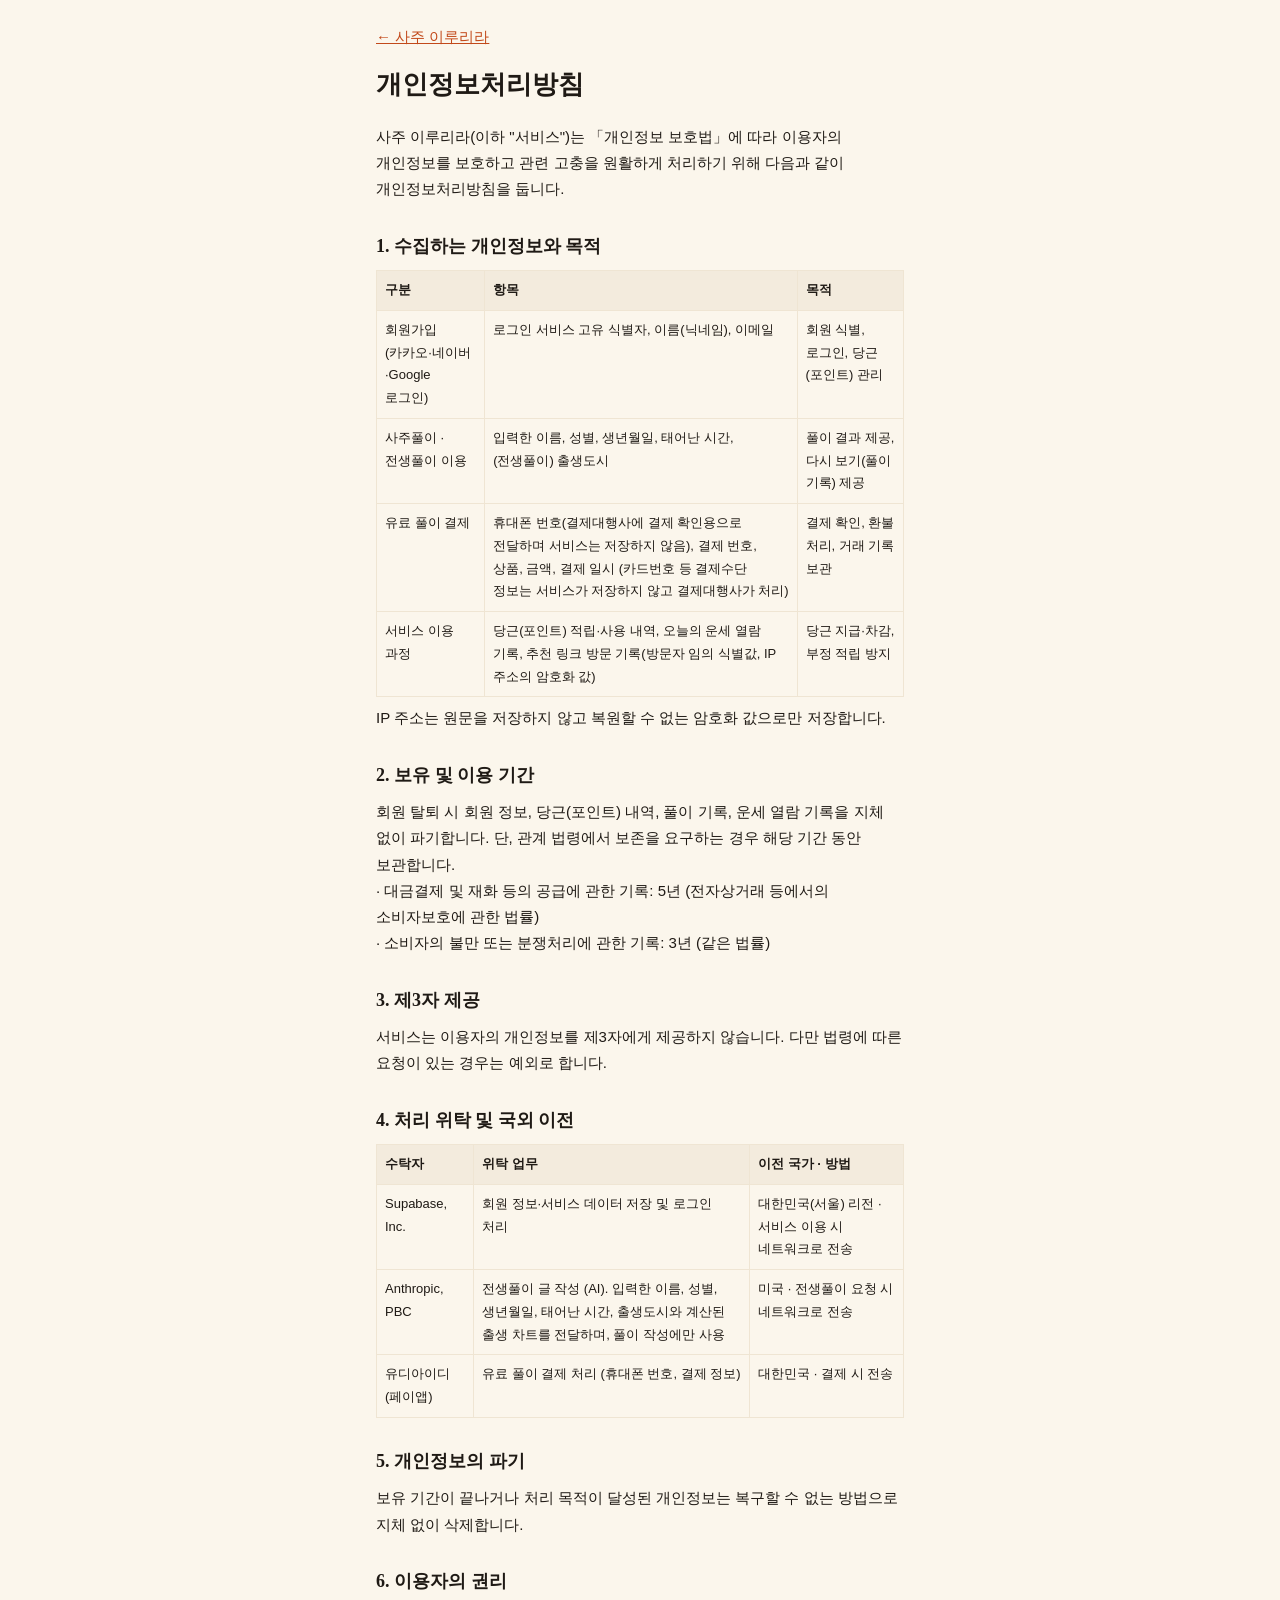
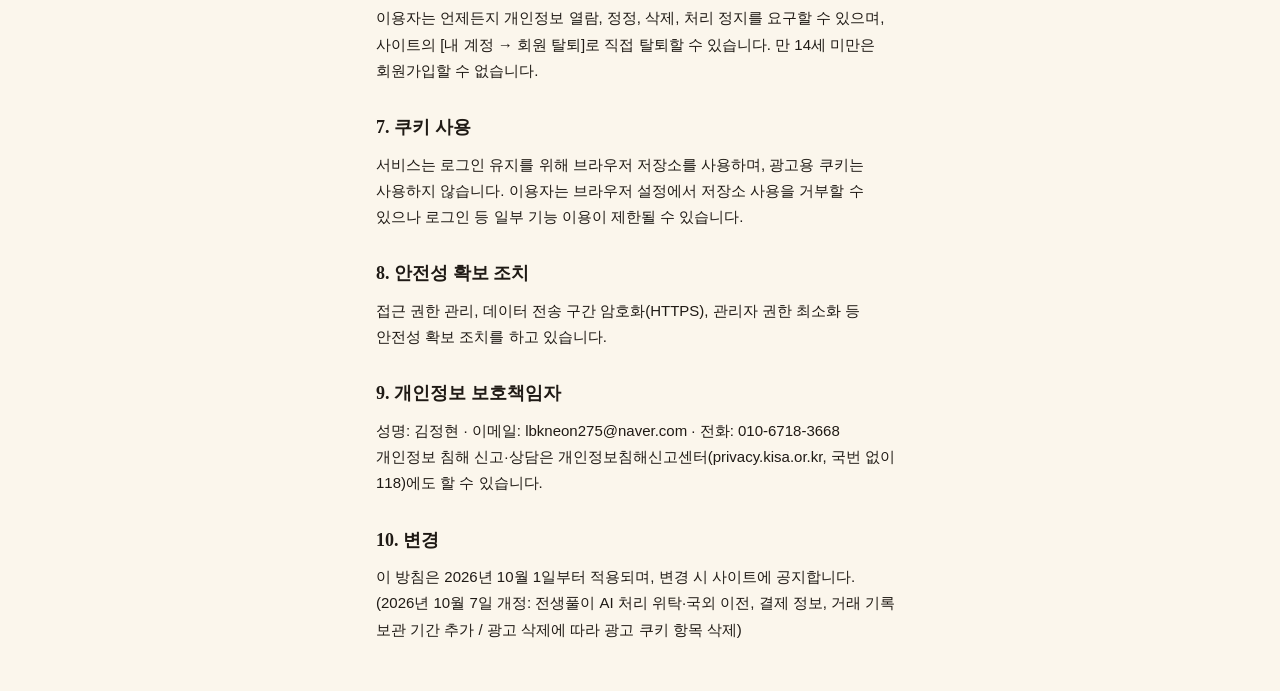
<file: privacy.html>
<!DOCTYPE html>
<html lang="ko">
<head>
  <meta charset="UTF-8">
  <meta name="viewport" content="width=device-width, initial-scale=1.0">
  <title>개인정보처리방침 - 사주 이루리라</title>
  <link rel="stylesheet" href="index.css?v=20261014">
</head>
<body>
  <main class="page doc">
    <p><a href="./">← 사주 이루리라</a></p>
    <h1>개인정보처리방침</h1>
    <p>사주 이루리라(이하 "서비스")는 「개인정보 보호법」에 따라 이용자의 개인정보를 보호하고 관련 고충을 원활하게 처리하기 위해 다음과 같이 개인정보처리방침을 둡니다.</p>

    <h2>1. 수집하는 개인정보와 목적</h2>
    <table>
      <tr><th>구분</th><th>항목</th><th>목적</th></tr>
      <tr><td>회원가입 (카카오·네이버·Google 로그인)</td><td>로그인 서비스 고유 식별자, 이름(닉네임), 이메일</td><td>회원 식별, 로그인, 당근(포인트) 관리</td></tr>
      <tr><td>사주풀이 · 전생풀이 이용</td><td>입력한 이름, 성별, 생년월일, 태어난 시간, (전생풀이) 출생도시</td><td>풀이 결과 제공, 다시 보기(풀이 기록) 제공</td></tr>
      <tr><td>유료 풀이 결제</td><td>휴대폰 번호(결제대행사에 결제 확인용으로 전달하며 서비스는 저장하지 않음), 결제 번호, 상품, 금액, 결제 일시 (카드번호 등 결제수단 정보는 서비스가 저장하지 않고 결제대행사가 처리)</td><td>결제 확인, 환불 처리, 거래 기록 보관</td></tr>
      <tr><td>서비스 이용 과정</td><td>당근(포인트) 적립·사용 내역, 오늘의 운세 열람 기록, 추천 링크 방문 기록(방문자 임의 식별값, IP 주소의 암호화 값)</td><td>당근 지급·차감, 부정 적립 방지</td></tr>
    </table>
    <p>IP 주소는 원문을 저장하지 않고 복원할 수 없는 암호화 값으로만 저장합니다.</p>

    <h2>2. 보유 및 이용 기간</h2>
    <p>회원 탈퇴 시 회원 정보, 당근(포인트) 내역, 풀이 기록, 운세 열람 기록을 지체 없이 파기합니다. 단, 관계 법령에서 보존을 요구하는 경우 해당 기간 동안 보관합니다.</p>
    <p>· 대금결제 및 재화 등의 공급에 관한 기록: 5년 (전자상거래 등에서의 소비자보호에 관한 법률)<br>
    · 소비자의 불만 또는 분쟁처리에 관한 기록: 3년 (같은 법률)</p>

    <h2>3. 제3자 제공</h2>
    <p>서비스는 이용자의 개인정보를 제3자에게 제공하지 않습니다. 다만 법령에 따른 요청이 있는 경우는 예외로 합니다.</p>

    <h2>4. 처리 위탁 및 국외 이전</h2>
    <table>
      <tr><th>수탁자</th><th>위탁 업무</th><th>이전 국가 · 방법</th></tr>
      <tr><td>Supabase, Inc.</td><td>회원 정보·서비스 데이터 저장 및 로그인 처리</td><td>대한민국(서울) 리전 · 서비스 이용 시 네트워크로 전송</td></tr>
      <tr><td>Anthropic, PBC</td><td>전생풀이 글 작성 (AI). 입력한 이름, 성별, 생년월일, 태어난 시간, 출생도시와 계산된 출생 차트를 전달하며, 풀이 작성에만 사용</td><td>미국 · 전생풀이 요청 시 네트워크로 전송</td></tr>
      <tr><td>유디아이디 (페이앱)</td><td>유료 풀이 결제 처리 (휴대폰 번호, 결제 정보)</td><td>대한민국 · 결제 시 전송</td></tr>
    </table>

    <h2>5. 개인정보의 파기</h2>
    <p>보유 기간이 끝나거나 처리 목적이 달성된 개인정보는 복구할 수 없는 방법으로 지체 없이 삭제합니다.</p>

    <h2>6. 이용자의 권리</h2>
    <p>이용자는 언제든지 개인정보 열람, 정정, 삭제, 처리 정지를 요구할 수 있으며, 사이트의 [내 계정 → 회원 탈퇴]로 직접 탈퇴할 수 있습니다. 만 14세 미만은 회원가입할 수 없습니다.</p>

    <h2>7. 쿠키 사용</h2>
    <p>서비스는 로그인 유지를 위해 브라우저 저장소를 사용하며, 광고용 쿠키는 사용하지 않습니다. 이용자는 브라우저 설정에서 저장소 사용을 거부할 수 있으나 로그인 등 일부 기능 이용이 제한될 수 있습니다.</p>

    <h2>8. 안전성 확보 조치</h2>
    <p>접근 권한 관리, 데이터 전송 구간 암호화(HTTPS), 관리자 권한 최소화 등 안전성 확보 조치를 하고 있습니다.</p>

    <h2>9. 개인정보 보호책임자</h2>
    <p>성명: 김정현 · 이메일: lbkneon275@naver.com · 전화: 010-6718-3668</p>
    <p>개인정보 침해 신고·상담은 개인정보침해신고센터(privacy.kisa.or.kr, 국번 없이 118)에도 할 수 있습니다.</p>

    <h2>10. 변경</h2>
    <p>이 방침은 2026년 10월 1일부터 적용되며, 변경 시 사이트에 공지합니다. (2026년 10월 7일 개정: 전생풀이 AI 처리 위탁·국외 이전, 결제 정보, 거래 기록 보관 기간 추가 / 광고 삭제에 따라 광고 쿠키 항목 삭제)</p>
  </main>
</body>
</html>
</file>
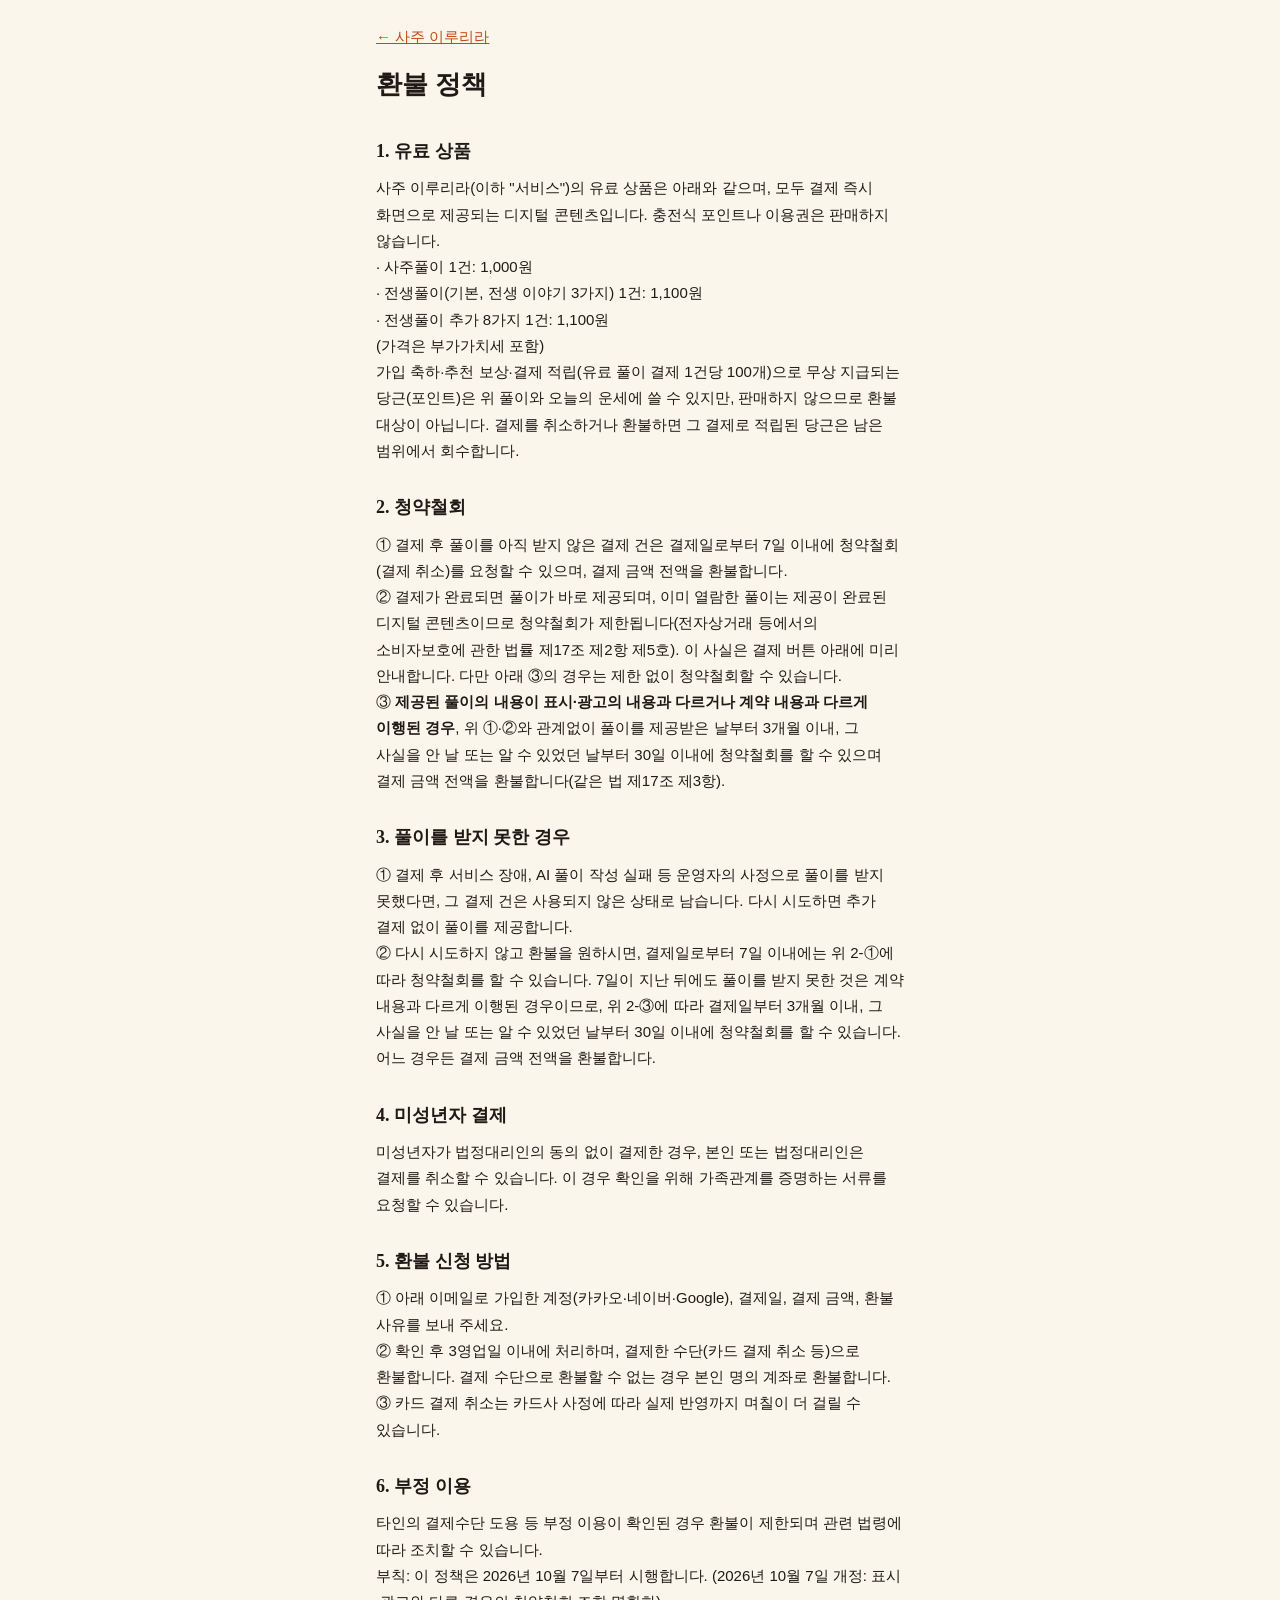
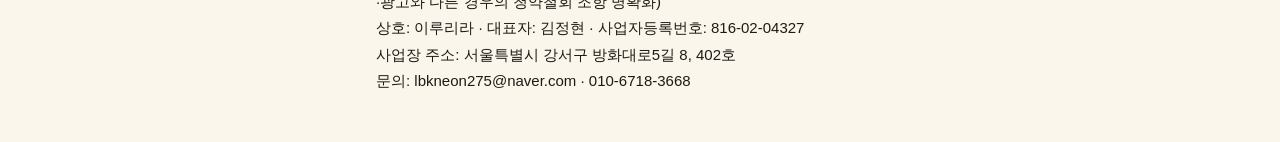
<file: refund.html>
<!DOCTYPE html>
<html lang="ko">
<head>
  <meta charset="UTF-8">
  <meta name="viewport" content="width=device-width, initial-scale=1.0">
  <title>환불 정책 - 사주 이루리라</title>
  <link rel="stylesheet" href="index.css?v=20261014">
</head>
<body>
  <main class="page doc">
    <p><a href="./">← 사주 이루리라</a></p>
    <h1>환불 정책</h1>

    <h2>1. 유료 상품</h2>
    <p>사주 이루리라(이하 "서비스")의 유료 상품은 아래와 같으며, 모두 결제 즉시 화면으로 제공되는 디지털 콘텐츠입니다. 충전식 포인트나 이용권은 판매하지 않습니다.</p>
    <p>· 사주풀이 1건: 1,000원<br>
    · 전생풀이(기본, 전생 이야기 3가지) 1건: 1,100원<br>
    · 전생풀이 추가 8가지 1건: 1,100원<br>
    (가격은 부가가치세 포함)</p>
    <p>가입 축하·추천 보상·결제 적립(유료 풀이 결제 1건당 100개)으로 무상 지급되는 당근(포인트)은 위 풀이와 오늘의 운세에 쓸 수 있지만, 판매하지 않으므로 환불 대상이 아닙니다. 결제를 취소하거나 환불하면 그 결제로 적립된 당근은 남은 범위에서 회수합니다.</p>

    <h2>2. 청약철회</h2>
    <p>① 결제 후 풀이를 아직 받지 않은 결제 건은 결제일로부터 7일 이내에 청약철회(결제 취소)를 요청할 수 있으며, 결제 금액 전액을 환불합니다.<br>
    ② 결제가 완료되면 풀이가 바로 제공되며, 이미 열람한 풀이는 제공이 완료된 디지털 콘텐츠이므로 청약철회가 제한됩니다(전자상거래 등에서의 소비자보호에 관한 법률 제17조 제2항 제5호). 이 사실은 결제 버튼 아래에 미리 안내합니다. 다만 아래 ③의 경우는 제한 없이 청약철회할 수 있습니다.<br>
    ③ <strong>제공된 풀이의 내용이 표시·광고의 내용과 다르거나 계약 내용과 다르게 이행된 경우</strong>, 위 ①·②와 관계없이 풀이를 제공받은 날부터 3개월 이내, 그 사실을 안 날 또는 알 수 있었던 날부터 30일 이내에 청약철회를 할 수 있으며 결제 금액 전액을 환불합니다(같은 법 제17조 제3항).</p>

    <h2>3. 풀이를 받지 못한 경우</h2>
    <p>① 결제 후 서비스 장애, AI 풀이 작성 실패 등 운영자의 사정으로 풀이를 받지 못했다면, 그 결제 건은 사용되지 않은 상태로 남습니다. 다시 시도하면 추가 결제 없이 풀이를 제공합니다.<br>
    ② 다시 시도하지 않고 환불을 원하시면, 결제일로부터 7일 이내에는 위 2-①에 따라 청약철회를 할 수 있습니다. 7일이 지난 뒤에도 풀이를 받지 못한 것은 계약 내용과 다르게 이행된 경우이므로, 위 2-③에 따라 결제일부터 3개월 이내, 그 사실을 안 날 또는 알 수 있었던 날부터 30일 이내에 청약철회를 할 수 있습니다. 어느 경우든 결제 금액 전액을 환불합니다.</p>

    <h2>4. 미성년자 결제</h2>
    <p>미성년자가 법정대리인의 동의 없이 결제한 경우, 본인 또는 법정대리인은 결제를 취소할 수 있습니다. 이 경우 확인을 위해 가족관계를 증명하는 서류를 요청할 수 있습니다.</p>

    <h2>5. 환불 신청 방법</h2>
    <p>① 아래 이메일로 가입한 계정(카카오·네이버·Google), 결제일, 결제 금액, 환불 사유를 보내 주세요.<br>
    ② 확인 후 3영업일 이내에 처리하며, 결제한 수단(카드 결제 취소 등)으로 환불합니다. 결제 수단으로 환불할 수 없는 경우 본인 명의 계좌로 환불합니다.<br>
    ③ 카드 결제 취소는 카드사 사정에 따라 실제 반영까지 며칠이 더 걸릴 수 있습니다.</p>

    <h2>6. 부정 이용</h2>
    <p>타인의 결제수단 도용 등 부정 이용이 확인된 경우 환불이 제한되며 관련 법령에 따라 조치할 수 있습니다.</p>

    <p>부칙: 이 정책은 2026년 10월 7일부터 시행합니다. (2026년 10월 7일 개정: 표시·광고와 다른 경우의 청약철회 조항 명확화)</p>
    <p>상호: 이루리라 · 대표자: 김정현 · 사업자등록번호: 816-02-04327<br>사업장 주소: 서울특별시 강서구 방화대로5길 8, 402호<br>문의: lbkneon275@naver.com · 010-6718-3668</p>
  </main>
</body>
</html>
</file>
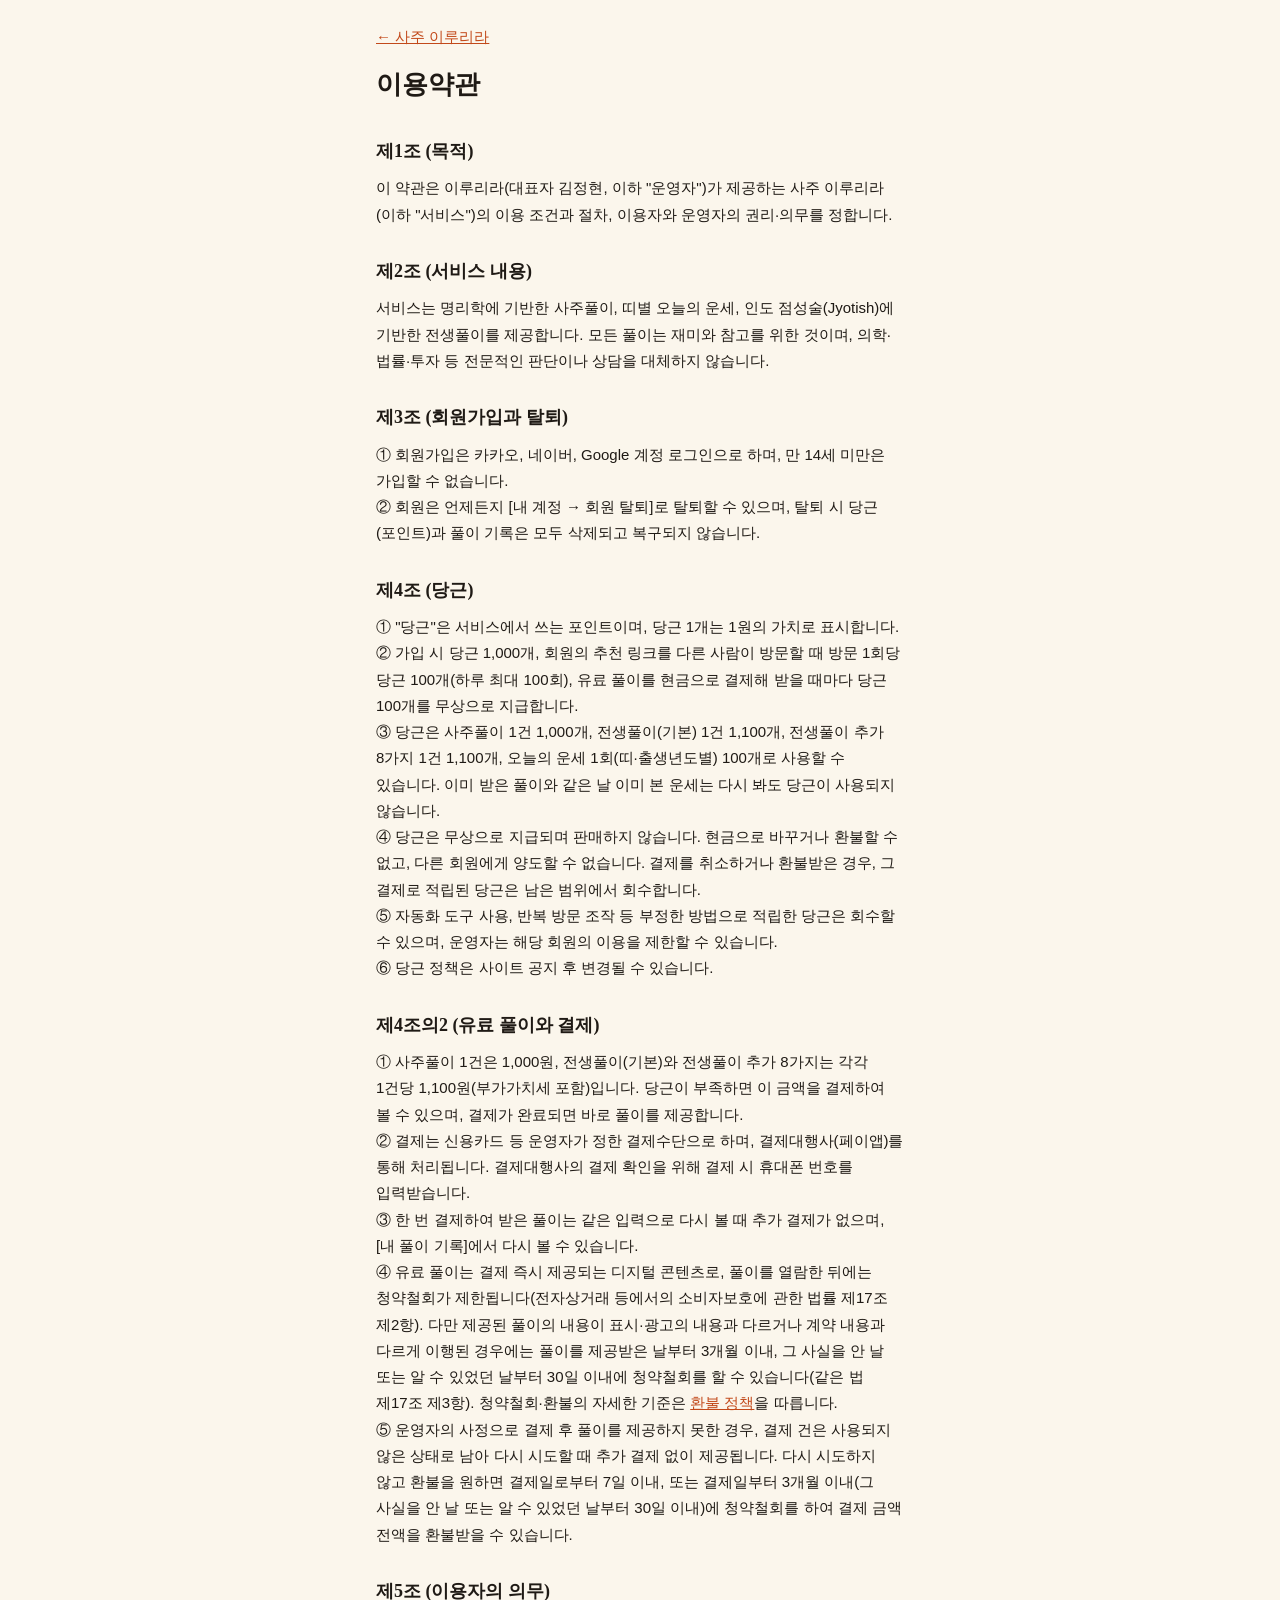
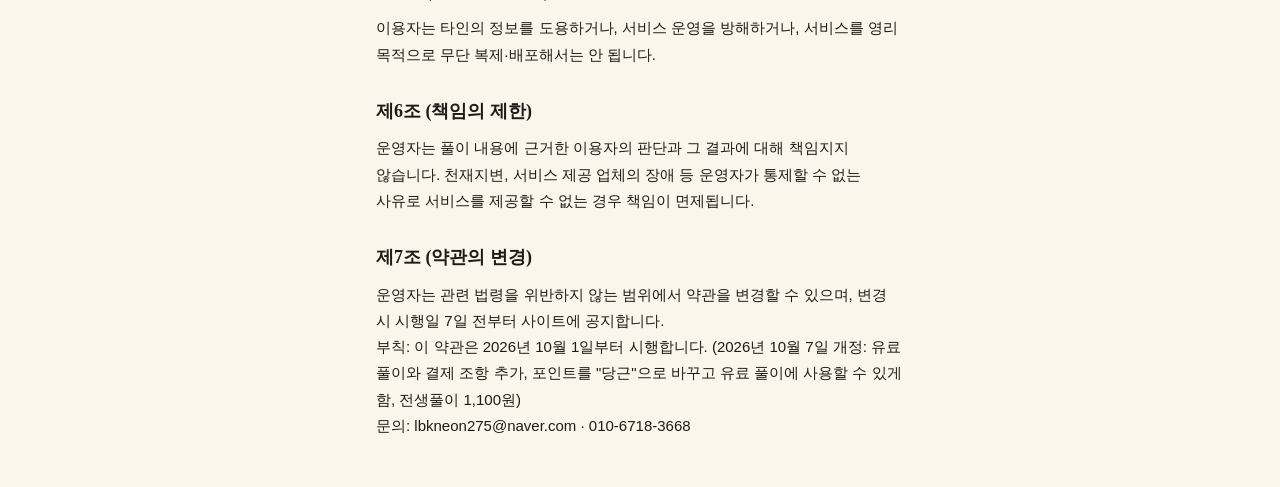
<file: terms.html>
<!DOCTYPE html>
<html lang="ko">
<head>
  <meta charset="UTF-8">
  <meta name="viewport" content="width=device-width, initial-scale=1.0">
  <title>이용약관 - 사주 이루리라</title>
  <link rel="stylesheet" href="index.css?v=20261014">
</head>
<body>
  <main class="page doc">
    <p><a href="./">← 사주 이루리라</a></p>
    <h1>이용약관</h1>

    <h2>제1조 (목적)</h2>
    <p>이 약관은 이루리라(대표자 김정현, 이하 "운영자")가 제공하는 사주 이루리라(이하 "서비스")의 이용 조건과 절차, 이용자와 운영자의 권리·의무를 정합니다.</p>

    <h2>제2조 (서비스 내용)</h2>
    <p>서비스는 명리학에 기반한 사주풀이, 띠별 오늘의 운세, 인도 점성술(Jyotish)에 기반한 전생풀이를 제공합니다. 모든 풀이는 재미와 참고를 위한 것이며, 의학·법률·투자 등 전문적인 판단이나 상담을 대체하지 않습니다.</p>

    <h2>제3조 (회원가입과 탈퇴)</h2>
    <p>① 회원가입은 카카오, 네이버, Google 계정 로그인으로 하며, 만 14세 미만은 가입할 수 없습니다.<br>
    ② 회원은 언제든지 [내 계정 → 회원 탈퇴]로 탈퇴할 수 있으며, 탈퇴 시 당근(포인트)과 풀이 기록은 모두 삭제되고 복구되지 않습니다.</p>

    <h2>제4조 (당근)</h2>
    <p>① "당근"은 서비스에서 쓰는 포인트이며, 당근 1개는 1원의 가치로 표시합니다.<br>
    ② 가입 시 당근 1,000개, 회원의 추천 링크를 다른 사람이 방문할 때 방문 1회당 당근 100개(하루 최대 100회), 유료 풀이를 현금으로 결제해 받을 때마다 당근 100개를 무상으로 지급합니다.<br>
    ③ 당근은 사주풀이 1건 1,000개, 전생풀이(기본) 1건 1,100개, 전생풀이 추가 8가지 1건 1,100개, 오늘의 운세 1회(띠·출생년도별) 100개로 사용할 수 있습니다. 이미 받은 풀이와 같은 날 이미 본 운세는 다시 봐도 당근이 사용되지 않습니다.<br>
    ④ 당근은 무상으로 지급되며 판매하지 않습니다. 현금으로 바꾸거나 환불할 수 없고, 다른 회원에게 양도할 수 없습니다. 결제를 취소하거나 환불받은 경우, 그 결제로 적립된 당근은 남은 범위에서 회수합니다.<br>
    ⑤ 자동화 도구 사용, 반복 방문 조작 등 부정한 방법으로 적립한 당근은 회수할 수 있으며, 운영자는 해당 회원의 이용을 제한할 수 있습니다.<br>
    ⑥ 당근 정책은 사이트 공지 후 변경될 수 있습니다.</p>

    <h2>제4조의2 (유료 풀이와 결제)</h2>
    <p>① 사주풀이 1건은 1,000원, 전생풀이(기본)와 전생풀이 추가 8가지는 각각 1건당 1,100원(부가가치세 포함)입니다. 당근이 부족하면 이 금액을 결제하여 볼 수 있으며, 결제가 완료되면 바로 풀이를 제공합니다.<br>
    ② 결제는 신용카드 등 운영자가 정한 결제수단으로 하며, 결제대행사(페이앱)를 통해 처리됩니다. 결제대행사의 결제 확인을 위해 결제 시 휴대폰 번호를 입력받습니다.<br>
    ③ 한 번 결제하여 받은 풀이는 같은 입력으로 다시 볼 때 추가 결제가 없으며, [내 풀이 기록]에서 다시 볼 수 있습니다.<br>
    ④ 유료 풀이는 결제 즉시 제공되는 디지털 콘텐츠로, 풀이를 열람한 뒤에는 청약철회가 제한됩니다(전자상거래 등에서의 소비자보호에 관한 법률 제17조 제2항). 다만 제공된 풀이의 내용이 표시·광고의 내용과 다르거나 계약 내용과 다르게 이행된 경우에는 풀이를 제공받은 날부터 3개월 이내, 그 사실을 안 날 또는 알 수 있었던 날부터 30일 이내에 청약철회를 할 수 있습니다(같은 법 제17조 제3항). 청약철회·환불의 자세한 기준은 <a href="refund.html">환불 정책</a>을 따릅니다.<br>
    ⑤ 운영자의 사정으로 결제 후 풀이를 제공하지 못한 경우, 결제 건은 사용되지 않은 상태로 남아 다시 시도할 때 추가 결제 없이 제공됩니다. 다시 시도하지 않고 환불을 원하면 결제일로부터 7일 이내, 또는 결제일부터 3개월 이내(그 사실을 안 날 또는 알 수 있었던 날부터 30일 이내)에 청약철회를 하여 결제 금액 전액을 환불받을 수 있습니다.</p>

    <h2>제5조 (이용자의 의무)</h2>
    <p>이용자는 타인의 정보를 도용하거나, 서비스 운영을 방해하거나, 서비스를 영리 목적으로 무단 복제·배포해서는 안 됩니다.</p>

    <h2>제6조 (책임의 제한)</h2>
    <p>운영자는 풀이 내용에 근거한 이용자의 판단과 그 결과에 대해 책임지지 않습니다. 천재지변, 서비스 제공 업체의 장애 등 운영자가 통제할 수 없는 사유로 서비스를 제공할 수 없는 경우 책임이 면제됩니다.</p>

    <h2>제7조 (약관의 변경)</h2>
    <p>운영자는 관련 법령을 위반하지 않는 범위에서 약관을 변경할 수 있으며, 변경 시 시행일 7일 전부터 사이트에 공지합니다.</p>

    <p>부칙: 이 약관은 2026년 10월 1일부터 시행합니다. (2026년 10월 7일 개정: 유료 풀이와 결제 조항 추가, 포인트를 "당근"으로 바꾸고 유료 풀이에 사용할 수 있게 함, 전생풀이 1,100원)<br>문의: lbkneon275@naver.com · 010-6718-3668</p>
  </main>
</body>
</html>
</file>
<file: index.css>
/* ============================================
   사주 이루리라 - 귀여운 말 · 당근 · 파스텔 (모바일 우선)
   ============================================ */

:root {
  /* 바탕 · 글씨 (텍스트 색은 모두 바탕 대비 4.5:1 이상) */
  --ground: #FBF6EC;      /* 크림 */
  --surface: #FFFFFF;
  --field: #FFFFFF;
  --track: #F3EBDD;
  --line: #EFE5D3;
  --line-strong: #E3D6BF;
  --ink: #1F1A15;
  --ink-soft: #2E2821;
  --sub: #5E544B;
  --muted: #6E6358;

  /* 강조색: 당근 (흰 글씨 대비 4.9:1, 크림 바탕 대비 4.5:1 이상) */
  --seal: #C2491A;
  --seal-dark: #9A3712;
  --seal-tint: #FFEFE5;

  /* 메뉴별 파스텔 */
  --c-yellow: #FFF5B8;
  --c-pink: #FDE8EF;
  --c-blue: #D8EEFA;
  --c-green: #E7F4C2;

  /* 오행 (글자색 / 바탕색) */
  --wood: #2D7A4B;  --wood-bg: #E6F1EA;
  --fire: #B93A28;  --fire-bg: #F8E6E1;
  --earth: #8F5D0E; --earth-bg: #F4EAD7;
  --metal: #5C6370; --metal-bg: #EEEFF1;
  --water: #1D4F8F; --water-bg: #E7EEF7;

  /* 고운바탕에는 한자가 없어서 한자(成, 庚 등)는 Noto Serif KR로 표시 */
  --serif: 'Gowun Batang', 'Noto Serif KR', serif;
  --sans: 'Noto Sans KR', sans-serif;

  --topbar-h: 60px;
  --tabbar-h: 64px;
  --radius-lg: 24px;
  --radius-md: 18px;
  --radius-sm: 14px;
}

*, *::before, *::after {
  box-sizing: border-box;
  margin: 0;
  padding: 0;
}

/* 포커스된 입력칸이 상단 바·하단 탭에 가려지지 않게 */
html {
  -webkit-text-size-adjust: 100%;
  scroll-padding-top: calc(var(--topbar-h) + 8px);
  scroll-padding-bottom: calc(var(--tabbar-h) + env(safe-area-inset-bottom) + 16px);
}

body {
  font-family: var(--sans);
  font-size: 16px;
  line-height: 1.6;
  color: var(--ink);
  background: var(--ground);
  word-break: keep-all;
  overflow-wrap: break-word;
  -webkit-font-smoothing: antialiased;
  -webkit-tap-highlight-color: transparent;
}

button, input, select {
  font: inherit;
  color: inherit;
}

button {
  cursor: pointer;
  background: none;
  border: none;
}

:focus-visible {
  outline: 2px solid var(--seal);
  outline-offset: 2px;
}

[hidden],
.hidden {
  display: none !important;
}

/* ---------- 상단 바 · 하단 탭 ---------- */
.topbar {
  position: sticky;
  top: 0;
  z-index: 20;
  height: var(--topbar-h);
  padding: 0 16px;
  display: flex;
  align-items: center;
  justify-content: space-between;
  background: var(--ground);
  border-bottom: 1px solid var(--line);
}

.brand {
  display: flex;
  align-items: center;
  gap: 10px;
  min-height: 44px;
  color: inherit;
  text-decoration: none;
}

/* 로고 인장: 成 (이룰 성) */
.brand-horse {
  width: 34px;
  height: 34px;
  flex-shrink: 0;
}

.brand-name {
  font-family: var(--serif);
  font-weight: 700;
  font-size: 21px;
  letter-spacing: -0.5px;
}

.tabbar {
  position: fixed;
  left: 0;
  right: 0;
  bottom: 0;
  z-index: 20;
  height: calc(var(--tabbar-h) + env(safe-area-inset-bottom));
  padding: 4px 8px env(safe-area-inset-bottom);
  display: grid;
  grid-template-columns: repeat(3, minmax(0, 1fr));
  background: var(--surface);
  border-top: 1px solid var(--line);
}

.tab {
  display: flex;
  flex-direction: column;
  align-items: center;
  justify-content: center;
  gap: 2px;
  font-size: 12px;
  color: var(--muted);
}

.tab.active {
  color: var(--seal);
  font-weight: 600;
}

/* ---------- 페이지 ---------- */
.page {
  max-width: 560px;
  margin: 0 auto;
  padding: 0 16px calc(var(--tabbar-h) + env(safe-area-inset-bottom) + 24px);
}

.section {
  display: none;
}

.section.active {
  display: block;
  animation: fadeIn 0.25s ease-out;
}

@keyframes fadeIn {
  from { opacity: 0; transform: translateY(6px); }
  to { opacity: 1; transform: none; }
}

.hero {
  padding: 28px 4px 22px;
}

.eyebrow {
  font-size: 13px;
  font-weight: 600;
  letter-spacing: 2px;
  color: var(--seal);
}

.hero-title {
  margin: 10px 0 12px;
  font-family: var(--serif);
  font-weight: 700;
  font-size: 30px;
  line-height: 1.35;
  letter-spacing: -0.5px;
}

.hero-desc {
  font-size: 15px;
  line-height: 1.65;
  color: var(--sub);
}

.page-head {
  padding: 24px 4px 16px;
}

.page-title {
  font-family: var(--serif);
  font-weight: 700;
  font-size: 24px;
}

.page-desc {
  margin-top: 4px;
  font-size: 14px;
  color: var(--sub);
}

.card {
  background: var(--surface);
  border: 1px solid var(--line);
  border-radius: var(--radius-lg);
  padding: 20px;
}

.card + .card,
.result > * + * {
  margin-top: 16px;
}

.card-title {
  font-family: var(--serif);
  font-weight: 700;
  font-size: 18px;
}

.card > .card-title {
  margin-bottom: 16px;
}

.card-title-row {
  display: flex;
  align-items: baseline;
  flex-wrap: wrap;
  gap: 4px 8px;
  margin-bottom: 14px;
}

.card-meta {
  font-size: 13px;
  color: var(--muted);
}

.block-title {
  margin: 8px 4px 12px;
  font-family: var(--serif);
  font-weight: 700;
  font-size: 18px;
}

/* ---------- 입력 폼 ---------- */
.saju-form {
  display: flex;
  flex-direction: column;
  gap: 22px;
  padding: 22px 18px;
}

.field {
  display: flex;
  flex-direction: column;
  gap: 8px;
}

.field-label {
  display: flex;
  align-items: center;
  gap: 6px;
  font-size: 14px;
  font-weight: 600;
  color: var(--sub);
}

.field-help {
  font-size: 13px;
  color: var(--muted);
}

/* iOS는 16px 미만 입력창에 포커스하면 화면을 확대함 */
.input {
  width: 100%;
  height: 52px;
  padding: 0 16px;
  font-size: 16px;
  color: var(--ink);
  background: var(--field);
  border: 1px solid var(--line-strong);
  border-radius: var(--radius-sm);
  -webkit-appearance: none;
  appearance: none;
}

.input::placeholder {
  color: var(--muted);
}

.input:focus {
  outline: none;
  border-color: var(--seal);
  box-shadow: 0 0 0 3px rgba(168, 38, 28, 0.12);
}

.input-date {
  letter-spacing: 0.5px;
}

.select {
  padding-right: 44px;
  cursor: pointer;
  background-image: url("data:image/svg+xml,%3Csvg width='12' height='8' viewBox='0 0 12 8' fill='none' xmlns='http://www.w3.org/2000/svg'%3E%3Cpath d='M1 1L6 6L11 1' stroke='%236E6358' stroke-width='2' stroke-linecap='round'/%3E%3C/svg%3E");
  background-repeat: no-repeat;
  background-position: right 16px center;
}

/* 라디오는 시각적으로 숨기되 키보드·스크린리더에는 남김 */
.choice-row input,
.segmented input {
  position: absolute;
  opacity: 0;
  width: 1px;
  height: 1px;
  pointer-events: none;
}

/* 성별: 테두리 버튼 */
.choice-row {
  display: grid;
  grid-template-columns: repeat(2, minmax(0, 1fr));
  gap: 8px;
}

.choice {
  height: 48px;
  display: flex;
  align-items: center;
  justify-content: center;
  font-size: 15px;
  color: var(--sub);
  background: var(--field);
  border: 1px solid var(--line-strong);
  border-radius: var(--radius-sm);
  cursor: pointer;
  transition: border-color 0.15s, background 0.15s;
}

.choice-row input:checked + .choice {
  border: 1.5px solid var(--seal);
  background: var(--seal-tint);
  color: var(--seal);
  font-weight: 600;
}

.choice-row input:focus-visible + .choice,
.segmented input:focus-visible + label {
  outline: 2px solid var(--seal);
  outline-offset: 2px;
}

/* 양력/음력, 시간 방식: 트랙형 세그먼트 */
.segmented {
  display: grid;
  grid-auto-flow: column;
  grid-auto-columns: minmax(0, 1fr);
  gap: 4px;
  padding: 4px;
  background: var(--track);
  border-radius: var(--radius-sm);
}

.segmented label {
  height: 40px;
  display: flex;
  align-items: center;
  justify-content: center;
  font-size: 14px;
  color: var(--sub);
  border-radius: 9px;
  cursor: pointer;
  transition: background 0.15s;
}

.segmented input:checked + label {
  background: var(--field);
  color: var(--ink);
  font-weight: 600;
  box-shadow: 0 1px 2px rgba(60, 40, 20, 0.12);
}

.btn-primary {
  position: relative;
  width: 100%;
  height: 56px;
  display: flex;
  align-items: center;
  justify-content: center;
  font-size: 17px;
  font-weight: 600;
  color: #FFFFFF;
  background: var(--seal);
  border-radius: var(--radius-md);
  transition: background 0.15s, transform 0.1s;
}

.btn-primary:hover {
  background: var(--seal-dark);
}

.btn-primary:active {
  transform: scale(0.98);
}

.btn-primary:disabled {
  opacity: 0.6;
  cursor: wait;
}

.btn-loader {
  display: none;
  gap: 6px;
}

.btn-loader span {
  width: 7px;
  height: 7px;
  border-radius: 50%;
  background: #FFFFFF;
  animation: dotPulse 1.2s ease-in-out infinite;
}

.btn-loader span:nth-child(2) { animation-delay: 0.15s; }
.btn-loader span:nth-child(3) { animation-delay: 0.3s; }

.btn-submit.loading .btn-text { display: none; }
.btn-submit.loading .btn-loader { display: flex; }

@keyframes dotPulse {
  0%, 80%, 100% { opacity: 0.4; transform: scale(0.7); }
  40% { opacity: 1; transform: scale(1); }
}

#jyotish-wait {
  flex-direction: column;
}

.wait-pct {
  font-size: 22px;
  white-space: nowrap;
  min-width: 3ch;
  color: var(--seal);
  font-variant-numeric: tabular-nums;
}

/* 풀이 속 핵심 문장 (나에 대한 이야기) */
.key-line {
  background: #FFE45C;
  color: #111;
  font-weight: 700;
  padding: 1px 2px;
  border-radius: 3px;
  box-decoration-break: clone;
  -webkit-box-decoration-break: clone;
}

.trust {
  display: flex;
  align-items: center;
  justify-content: center;
  gap: 6px;
  font-size: 13px;
  color: var(--muted);
  text-align: center;
}

/* 서비스 소개 카드 */
.intro {
  display: flex;
  flex-direction: column;
  gap: 10px;
}

.intro-card {
  width: 100%;
  padding: 18px;
  display: flex;
  align-items: flex-start;
  gap: 14px;
  text-align: left;
  color: var(--ink);
}

.intro > .card + .card {
  margin-top: 0;
}

.intro-link:hover {
  border-color: var(--seal);
}

.intro-title {
  display: block;
  font-family: var(--serif);
  font-weight: 700;
  font-size: 18px;
}

.intro-desc {
  display: block;
  margin-top: 4px;
  font-size: 14px;
  line-height: 1.65;
  color: var(--sub);
}

.intro-desc strong {
  display: block;
  margin-top: 6px;
  color: var(--seal);
  font-weight: 600;
}

.form-title {
  margin-top: 28px;
}

.hanja-circle {
  width: 44px;
  height: 44px;
  flex-shrink: 0;
  display: flex;
  align-items: center;
  justify-content: center;
  border: 1px solid var(--line-strong);
  border-radius: 50%;
  font-family: var(--serif);
  font-weight: 700;
  font-size: 20px;
  color: var(--seal);
}

/* ---------- 결과 ---------- */
.result {
  padding-top: 12px;
}

.back-btn {
  min-height: 44px;
  padding: 0 4px;
  display: inline-flex;
  align-items: center;
  gap: 4px;
  font-size: 15px;
  color: var(--sub);
}

.summary-card {
  padding: 24px 20px;
  background: var(--ink);
  color: var(--ground);
  border-radius: var(--radius-lg);
}

.summary-name {
  font-size: 13px;
  font-weight: 400;
  color: #D9CDB8;
}

.summary-main {
  margin-top: 14px;
  display: flex;
  align-items: center;
  gap: 14px;
}

.summary-seal {
  width: 64px;
  height: 64px;
  flex-shrink: 0;
  display: flex;
  align-items: center;
  justify-content: center;
  border-radius: 8px;
  background: var(--seal);
  color: #FFFFFF;
  font-family: var(--serif);
  font-weight: 700;
  font-size: 36px;
}

.summary-sub {
  font-size: 13px;
  color: #D9CDB8;
}

.summary-title {
  margin-top: 2px;
  font-family: var(--serif);
  font-weight: 700;
  font-size: 20px;
  line-height: 1.4;
}

.chips {
  margin-top: 18px;
  display: flex;
  flex-wrap: wrap;
  gap: 6px;
}

.chip {
  padding: 4px 10px;
  font-size: 12px;
  color: #E9E0CF;
  border: 1px solid #4A4238;
  border-radius: 999px;
  white-space: nowrap;
}

/* 사주팔자 표: 라벨 / 천간 십성 / 천간 / 지지 / 지지 십성 */
.pillars {
  display: grid;
  grid-template-columns: repeat(4, minmax(0, 1fr));
  gap: 6px;
  text-align: center;
}

.pillar-label {
  font-size: 12px;
  color: var(--muted);
}

.pillar-label.me {
  font-weight: 600;
  color: var(--seal);
}

.pillar-sip {
  font-size: 11px;
  color: var(--muted);
}

.pc {
  height: 58px;
  display: flex;
  align-items: center;
  justify-content: center;
  border-radius: 10px;
  font-family: var(--serif);
  font-weight: 700;
  font-size: 28px;
  background: var(--track);
  color: var(--muted);
}

.pc.me {
  outline: 2px solid var(--seal);
}

.el-wood { color: var(--wood); background: var(--wood-bg); }
.el-fire { color: var(--fire); background: var(--fire-bg); }
.el-earth { color: var(--earth); background: var(--earth-bg); }
.el-metal { color: var(--metal); background: var(--metal-bg); }
.el-water { color: var(--water); background: var(--water-bg); }

/* 오행 분포: 가로 막대 */
.ohaeng {
  display: flex;
  flex-direction: column;
  gap: 10px;
}

.ohaeng-row {
  display: grid;
  grid-template-columns: 52px minmax(0, 1fr) 24px;
  align-items: center;
  gap: 10px;
  font-size: 14px;
}

.ohaeng-name {
  font-weight: 600;
}

.ohaeng-track {
  height: 10px;
  border-radius: 5px;
  background: var(--track);
  overflow: hidden;
}

.ohaeng-fill {
  height: 100%;
  border-radius: 5px;
}

.ohaeng-count {
  text-align: right;
  color: var(--sub);
}

.ohaeng-desc {
  margin-top: 16px;
  padding-top: 14px;
  border-top: 1px solid var(--track);
  font-size: 14px;
  line-height: 1.6;
  color: var(--sub);
}

/* 대운: 가로 스크롤 (카드 오른쪽은 화면 끝까지) */
.card-bleed {
  margin-right: -16px;
  padding-right: 0;
  border-right: none;
  border-radius: var(--radius-lg) 0 0 var(--radius-lg);
}

.daeun {
  display: flex;
  gap: 8px;
  overflow-x: auto;
  padding: 2px 16px 4px 2px;
  scroll-snap-type: x proximity;
  scrollbar-width: none;
}

.daeun::-webkit-scrollbar {
  display: none;
}

.daeun-item {
  width: 60px;
  flex-shrink: 0;
  padding: 10px 0;
  text-align: center;
  border: 1px solid var(--line);
  border-radius: var(--radius-sm);
  scroll-snap-align: start;
}

.daeun-item.current {
  border: 2px solid var(--seal);
  background: var(--seal-tint);
}

.daeun-age {
  font-size: 12px;
  color: var(--muted);
}

.daeun-item.current .daeun-age {
  font-weight: 600;
  color: var(--seal);
}

.daeun-char {
  display: block;
  font-family: var(--serif);
  font-weight: 700;
  font-size: 20px;
  line-height: 1.3;
}

/* 전생풀이: 차트 요약 · 행성 표 */
.chart-key {
  display: grid;
  grid-template-columns: repeat(2, minmax(0, 1fr));
  gap: 8px;
  margin-bottom: 16px;
}

.chart-key-item {
  padding: 12px;
  display: flex;
  flex-direction: column;
  background: var(--ground);
  border-radius: var(--radius-sm);
}

.chart-key-item span {
  font-size: 12px;
  color: var(--muted);
}

.chart-key-item strong {
  margin-top: 2px;
  font-family: var(--serif);
  font-size: 17px;
}

.chart-key-item span small {
  display: block;
  color: var(--muted);
  font-size: 11px;
}

.chart-key-item em {
  margin-top: 2px;
  font-style: normal;
  font-size: 12px;
  line-height: 1.5;
  color: var(--sub);
}

.chart-intro {
  margin: 6px 0 14px;
  font-size: 14px;
  line-height: 1.6;
  color: var(--sub);
}

.chart-sub {
  margin: 4px 0 10px;
  font-size: 14px;
  font-weight: 700;
}

/* 12개의 인생 방 */
.house-grid {
  display: grid;
  grid-template-columns: repeat(3, minmax(0, 1fr));
  gap: 6px;
  margin-bottom: 18px;
}

.house {
  min-height: 92px;
  padding: 8px;
  display: flex;
  flex-direction: column;
  gap: 2px;
  background: var(--surface);
  border: 1px solid var(--line-strong);
  border-radius: var(--radius-sm);
}

.house.empty {
  background: transparent;
  border-color: var(--line);
}

.house.empty .house-name,
.house.empty .house-sign {
  color: var(--muted);
}

.house.past {
  border-color: var(--seal);
  background: var(--seal-tint);
}

.house-top {
  display: flex;
  align-items: center;
  justify-content: space-between;
  gap: 4px;
}

.house-num {
  font-family: var(--serif);
  font-weight: 700;
  font-size: 15px;
  color: var(--seal);
}

.house-badge {
  padding: 1px 6px;
  font-size: 10px;
  font-weight: 700;
  color: var(--sub);
  background: var(--ground);
  border-radius: 999px;
  white-space: nowrap;
}

.house-badge.past {
  color: #FFFFFF;
  background: var(--seal);
}

.house-name {
  font-size: 13px;
  line-height: 1.35;
  word-break: keep-all;
}

.house-sign {
  font-size: 11px;
  color: var(--muted);
}

.house-planets {
  margin-top: auto;
  display: flex;
  flex-wrap: wrap;
  gap: 3px;
}

.pchip {
  flex-shrink: 0;
  padding: 2px 7px;
  font-size: 12px;
  font-weight: 700;
  color: var(--ink);
  background: #FFE45C;
  border-radius: 999px;
  white-space: nowrap;
}

.pchip.past {
  color: #FFFFFF;
  background: var(--seal);
}

/* 행성이 뜻하는 것 */
.planet-guide {
  margin: 0 0 12px;
  padding: 0;
  list-style: none;
}

.planet-guide li {
  display: flex;
  align-items: flex-start;
  gap: 10px;
  padding: 10px 0;
  border-top: 1px solid var(--line);
  font-size: 14px;
  line-height: 1.55;
}

.planet-guide .pchip {
  min-width: 44px;
  text-align: center;
}

.planet-guide small {
  display: block;
  font-size: 12px;
  color: var(--muted);
}

.chart-detail summary {
  padding: 10px 0;
  font-size: 13px;
  color: var(--muted);
  cursor: pointer;
}

.planet-table {
  width: 100%;
  border-collapse: collapse;
  font-size: 14px;
}

.planet-table th,
.planet-table td {
  padding: 9px 4px;
  text-align: left;
  border-bottom: 1px solid var(--line);
}

.planet-table thead th {
  font-size: 12px;
  font-weight: 600;
  color: var(--muted);
}

.planet-table tbody th {
  font-weight: 600;
  white-space: nowrap;
}

.planet-table td:nth-child(3) {
  text-align: center;
}

.planet-table small {
  color: var(--seal);
  font-size: 11px;
}

/* 심층 풀이 아코디언 */
.accordion {
  display: flex;
  flex-direction: column;
  gap: 8px;
}

.acc-item {
  background: var(--surface);
  border: 1px solid var(--line);
  border-radius: 16px;
  overflow: hidden;
}

.acc-head {
  width: 100%;
  min-height: 58px;
  padding: 14px 16px;
  display: flex;
  align-items: center;
  gap: 12px;
  text-align: left;
}

.acc-num {
  flex-shrink: 0;
  font-family: var(--serif);
  font-weight: 700;
  font-size: 15px;
  color: var(--seal);
}

/* 풀이 글씨: 큰 글씨 (프리텐다드) */
.acc-head,
.acc-body {
  font-family: 'Pretendard Variable', Pretendard, var(--sans);
}

.acc-title {
  flex-grow: 1;
  font-size: 17px;
  line-height: 1.4;
  letter-spacing: -0.02em;
}

.acc-item.open .acc-title {
  font-size: 19px;
  font-weight: 800;
}

.acc-chevron {
  flex-shrink: 0;
  color: var(--muted);
  transition: transform 0.2s;
}

.acc-item.open .acc-chevron {
  transform: rotate(180deg);
}

.acc-body {
  display: none;
  padding: 2px 20px 24px;
  font-size: 18.5px;
  line-height: 1.9;
  letter-spacing: -0.015em;
  color: #241E18;
  word-break: keep-all;
  overflow-wrap: break-word;
}

.acc-item.open .acc-body {
  display: block;
}

.acc-body p + p {
  margin-top: 18px;
}

/* 첫 문단은 조금 크고 진하게 (핵심부터 눈에 들어오게) */
.acc-body p:first-child {
  font-size: 19.5px;
  font-weight: 600;
  color: var(--ink);
}

.acc-body strong {
  color: var(--seal);
  font-weight: 600;
}

/* ---------- 오늘의 운세 ---------- */
.zodiac-grid {
  display: grid;
  grid-template-columns: repeat(3, minmax(0, 1fr));
  gap: 8px;
}

.zodiac-card {
  padding: 12px 4px 10px;
  display: flex;
  flex-direction: column;
  align-items: center;
  gap: 3px;
  background: var(--surface);
  border: 1px solid var(--line);
  border-radius: var(--radius-md);
  transition: border-color 0.15s, transform 0.1s;
}

.zodiac-card:hover {
  border-color: var(--seal);
}

.zodiac-card:active {
  transform: scale(0.97);
}

.zodiac-card .hanja-circle {
  width: 40px;
  height: 40px;
}

.zodiac-name {
  font-size: 15px;
  font-weight: 600;
}

.zodiac-years {
  font-size: 11px;
  color: var(--muted);
}

.luck {
  margin-top: 3px;
  padding: 2px 8px;
  border-radius: 999px;
  font-size: 11px;
  font-weight: 600;
}

.luck-great { background: var(--seal-tint); color: var(--seal); }
.luck-good { background: var(--water-bg); color: var(--water); }
.luck-normal { background: var(--earth-bg); color: #6E5410; }

/* 바텀시트 */
.sheet-overlay {
  position: fixed;
  inset: 0;
  z-index: 50;
  display: none;
  align-items: flex-end;
  justify-content: center;
  background: rgba(30, 26, 21, 0.45);
}

.sheet-overlay.active {
  display: flex;
  animation: fadeIn 0.2s ease-out;
}

.sheet {
  position: relative;
  width: 100%;
  max-width: 560px;
  max-height: 90vh;
  max-height: 90dvh;
  overflow-y: auto;
  overscroll-behavior: contain;
  padding: 10px 18px calc(24px + env(safe-area-inset-bottom));
  background: var(--surface);
  border-radius: 24px 24px 0 0;
  animation: sheetUp 0.3s cubic-bezier(0.16, 1, 0.3, 1);
}

.sheet::before {
  content: '';
  display: block;
  width: 40px;
  height: 4px;
  margin: 0 auto 14px;
  border-radius: 2px;
  background: var(--line-strong);
}

@keyframes sheetUp {
  from { transform: translateY(100%); }
  to { transform: none; }
}

.sheet-close {
  position: absolute;
  top: 26px;
  right: 18px;
  width: 44px;
  height: 44px;
  display: flex;
  align-items: center;
  justify-content: center;
  color: var(--sub);
  border: 1px solid var(--line);
  border-radius: var(--radius-sm);
}

.sheet-head {
  display: flex;
  align-items: center;
  gap: 12px;
  padding-right: 56px;
}

.sheet-seal {
  width: 52px;
  height: 52px;
  flex-shrink: 0;
  display: flex;
  align-items: center;
  justify-content: center;
  border-radius: 50%;
  background: var(--seal);
  color: #FFFFFF;
  font-family: var(--serif);
  font-weight: 700;
  font-size: 26px;
}

.sheet-title {
  font-family: var(--serif);
  font-weight: 700;
  font-size: 21px;
}

.sheet-sub {
  font-size: 13px;
  color: var(--sub);
}

.year-tabs {
  margin: 16px -18px 0;
  padding: 2px 18px 4px;
  display: flex;
  gap: 8px;
  overflow-x: auto;
  scroll-snap-type: x proximity;
  scrollbar-width: none;
}

.year-tabs::-webkit-scrollbar {
  display: none;
}

.year-tab {
  height: 40px;
  flex-shrink: 0;
  padding: 0 16px;
  font-size: 14px;
  color: var(--sub);
  background: var(--field);
  border: 1px solid var(--line-strong);
  border-radius: 999px;
  scroll-snap-align: center;
}

.year-tab.active {
  background: var(--ink);
  border-color: var(--ink);
  color: var(--ground);
  font-weight: 600;
}

.quote-card {
  margin-top: 16px;
  padding: 20px;
  background: var(--ground);
  border: 1px solid var(--line);
  border-radius: 16px;
}

.quote-text {
  margin-top: 12px;
  font-family: var(--serif);
  font-weight: 700;
  font-size: 19px;
  line-height: 1.55;
}

.lucky-grid {
  margin-top: 12px;
  display: grid;
  grid-template-columns: repeat(2, minmax(0, 1fr));
  gap: 8px;
}

.lucky-card {
  padding: 12px;
  display: flex;
  align-items: center;
  gap: 10px;
  border: 1px solid var(--line);
  border-radius: var(--radius-md);
}

.lucky-card svg {
  flex-shrink: 0;
  color: var(--earth);
}

.lucky-label {
  display: block;
  font-size: 12px;
  color: var(--muted);
}

.lucky-val {
  display: block;
  font-size: 14px;
  font-weight: 600;
}

/* ---------- 회원 · 포인트 ---------- */
.account-btn {
  min-height: 40px;
  padding: 0 16px;
  font-size: 14px;
  font-weight: 600;
  color: var(--ink);
  background: var(--surface);
  border: 1px solid var(--line-strong);
  border-radius: 999px;
}

.account-btn.has-points {
  display: inline-flex;
  align-items: center;
  gap: 4px;
  padding: 0 14px 0 10px;
  font-size: 15px;
  font-weight: 800;
  color: var(--ink);
  background: var(--surface);
  border-color: var(--line-strong);
}

.carrot-ico {
  width: 20px;
  height: 20px;
  flex-shrink: 0;
  vertical-align: -4px;
}

.config-banner {
  padding: 10px 16px;
  font-size: 13px;
  color: #6E5410;
  background: var(--earth-bg);
  text-align: center;
}

.login-buttons {
  margin-top: 18px;
  display: flex;
  flex-direction: column;
  gap: 10px;
}

/* 각 사 로그인 버튼 가이드 색상 */
.login-btn {
  height: 52px;
  display: flex;
  align-items: center;
  justify-content: center;
  gap: 8px;
  font-size: 16px;
  font-weight: 600;
  border-radius: var(--radius-sm);
}

.login-kakao { background: #FEE500; color: rgba(0, 0, 0, 0.85); }
.login-naver { background: #03C75A; color: #FFFFFF; }
.login-google { background: #FFFFFF; color: #1F1F1F; border: 1px solid #747775; }

.consent {
  margin-top: 14px;
  font-size: 12px;
  line-height: 1.6;
  color: var(--muted);
}

.consent a,
.footer-links a {
  color: var(--sub);
}

.history {
  margin-top: 24px;
}

.block-note {
  margin-left: 6px;
  font-family: var(--sans);
  font-size: 12px;
  font-weight: 400;
  color: var(--muted);
}

.history-list {
  display: flex;
  flex-direction: column;
  gap: 8px;
}

.history-item {
  min-height: 56px;
  padding: 12px 16px;
  display: flex;
  flex-direction: column;
  align-items: flex-start;
  gap: 2px;
  text-align: left;
  background: var(--surface);
  border: 1px solid var(--line);
  border-radius: var(--radius-md);
}

.history-name {
  font-size: 15px;
  font-weight: 600;
}

.history-meta {
  font-size: 13px;
  color: var(--muted);
}

.sheet-section {
  margin-top: 18px;
}

.balance {
  margin-top: 18px;
  padding: 18px;
  display: flex;
  flex-direction: column;
  gap: 2px;
  background: var(--ground);
  border: 1px solid var(--line);
  border-radius: 16px;
}

.balance-label,
.balance-note {
  font-size: 13px;
  color: var(--sub);
}

.balance-value {
  font-family: var(--serif);
  font-size: 30px;
  color: var(--seal);
}

.share-box {
  margin-top: 12px;
  padding: 16px;
  border: 1px solid var(--line);
  border-radius: 16px;
}

.share-title {
  font-weight: 600;
}

.share-desc {
  margin: 2px 0 12px;
  font-size: 13px;
  color: var(--sub);
}

.btn-outline {
  width: 100%;
  height: 48px;
  margin-top: 10px;
  font-size: 15px;
  color: var(--sub);
  border: 1px solid var(--line-strong);
  border-radius: var(--radius-md);
}

.btn-outline:disabled {
  opacity: 0.5;
  cursor: not-allowed;
}

.sheet-section-title {
  margin: 22px 0 8px;
  font-family: var(--serif);
  font-size: 16px;
}

.ledger {
  list-style: none;
  border-top: 1px solid var(--line);
}

.ledger li {
  min-height: 52px;
  padding: 8px 2px;
  display: flex;
  align-items: center;
  justify-content: space-between;
  gap: 12px;
  border-bottom: 1px solid var(--line);
  font-size: 14px;
}

.ledger li small {
  display: block;
  font-size: 12px;
  color: var(--muted);
}

.ledger .plus { color: var(--wood); }
.ledger .minus { color: var(--ink); }

.ledger-empty {
  justify-content: center;
  color: var(--muted);
}

.account-actions {
  margin-top: 16px;
  display: flex;
  justify-content: space-between;
}

.text-btn {
  min-height: 44px;
  padding: 0 4px;
  font-size: 14px;
  color: var(--sub);
}

.text-btn.danger {
  color: var(--fire);
}

.fortune-hint {
  margin-top: 16px;
  padding: 16px;
  font-size: 14px;
  color: var(--sub);
  text-align: center;
  background: var(--ground);
  border-radius: var(--radius-md);
}

.year-tab small {
  margin-left: 4px;
  font-size: 11px;
  color: var(--wood);
}

.year-tab.active small {
  color: #CDE8D6;
}

.toast {
  position: fixed;
  left: 50%;
  bottom: calc(var(--tabbar-h) + env(safe-area-inset-bottom) + 12px);
  z-index: 60;
  max-width: calc(100% - 32px);
  padding: 12px 18px;
  font-size: 14px;
  color: var(--ground);
  background: var(--ink);
  border-radius: 999px;
  opacity: 0;
  transform: translate(-50%, 8px);
  transition: opacity 0.2s, transform 0.2s;
  pointer-events: none;
}

.toast.show {
  opacity: 1;
  transform: translate(-50%, 0);
}

.footer-links {
  margin: 4px 0;
}

.callback-card {
  margin-top: 40px;
  text-align: center;
}

.callback-card a {
  display: inline-block;
  margin-top: 12px;
  color: var(--seal);
}

/* ---------- 관리자 페이지 ---------- */
.page.admin-page {
  max-width: 1080px;
  padding-bottom: 40px;
}

.admin-home {
  display: inline-flex;
  align-items: center;
  text-decoration: none;
}

.admin-message {
  margin-top: 40px;
  text-align: center;
  color: var(--sub);
}

.admin-message a {
  color: var(--seal);
}

.admin-stats {
  margin-top: 20px;
  display: grid;
  grid-template-columns: repeat(auto-fit, minmax(150px, 1fr));
  gap: 8px;
}

.stat {
  padding: 14px 16px;
  display: flex;
  flex-direction: column;
  background: var(--surface);
  border: 1px solid var(--line);
  border-radius: var(--radius-md);
}

.stat span {
  font-size: 13px;
  color: var(--sub);
}

.stat strong {
  font-family: var(--serif);
  font-size: 24px;
}

.admin-search {
  margin-top: 20px;
  display: flex;
  flex-direction: column;
  gap: 8px;
}

.admin-search-row {
  display: flex;
  gap: 8px;
}

.admin-search-btn {
  width: auto;
  height: 52px;
  padding: 0 22px;
  font-size: 16px;
}

.admin-count {
  margin: 16px 2px 8px;
  font-size: 13px;
  color: var(--muted);
}

.admin-table-wrap {
  overflow-x: auto;
  background: var(--surface);
  border: 1px solid var(--line);
  border-radius: var(--radius-md);
}

.admin-table {
  width: 100%;
  min-width: 760px;
  border-collapse: collapse;
  font-size: 14px;
}

.admin-table th,
.admin-table td {
  padding: 10px 12px;
  text-align: left;
  white-space: nowrap;
  border-bottom: 1px solid var(--line);
}

.admin-table th {
  font-size: 12px;
  font-weight: 600;
  color: var(--sub);
  background: var(--ground);
}

.admin-table .num {
  text-align: right;
  font-variant-numeric: tabular-nums;
}

.admin-user-btn {
  min-height: 44px;
  display: flex;
  flex-direction: column;
  align-items: flex-start;
  font-weight: 600;
  color: var(--seal);
  text-align: left;
}

.admin-user-btn small {
  font-weight: 400;
  font-size: 12px;
  color: var(--muted);
}

.admin-empty {
  text-align: center;
  color: var(--muted);
}

/* ---------- 약관 · 개인정보처리방침 ---------- */
.doc {
  padding-top: 24px;
  padding-bottom: 48px;
  font-size: 15px;
  line-height: 1.75;
}

.doc h1 {
  margin: 12px 0 16px;
  font-family: var(--serif);
  font-size: 26px;
}

.doc h2 {
  margin: 28px 0 8px;
  font-family: var(--serif);
  font-size: 18px;
}

.doc a {
  color: var(--seal);
}

.doc table {
  width: 100%;
  margin: 8px 0;
  border-collapse: collapse;
  font-size: 13px;
}

.doc th,
.doc td {
  padding: 8px;
  text-align: left;
  vertical-align: top;
  border: 1px solid var(--line);
}

.doc th {
  background: var(--track);
}

/* ---------- 푸터 ---------- */
.footer {
  margin-top: 32px;
  padding: 24px 4px 8px;
  border-top: 1px solid var(--line);
  font-size: 12px;
  line-height: 1.6;
  color: var(--muted);
  text-align: center;
}

.footer-motto {
  margin-bottom: 10px;
  font-family: var(--serif);
  font-size: 14px;
  color: var(--seal);
}

.footer-brand {
  margin-bottom: 2px;
  font-family: var(--serif);
  font-weight: 700;
  font-size: 16px;
  color: var(--ink);
}

/* ---------- 넓은 화면 ---------- */
@media (min-width: 600px) {
  .card-bleed {
    margin-right: 0;
    padding-right: 20px;
    border-right: 1px solid var(--line);
    border-radius: var(--radius-lg);
  }

  .daeun {
    padding-right: 4px;
  }
}

/* 아주 작은 화면 (360px 이하) */
@media (max-width: 360px) {
  .hero-title {
    font-size: 26px;
  }

  .pc {
    height: 50px;
    font-size: 24px;
  }
}

@media (prefers-reduced-motion: reduce) {
  *, *::before, *::after {
    animation-duration: 0.01ms !important;
    transition-duration: 0.01ms !important;
  }
}

/* ===== 결과 예시 카드 (입력 전 미리보기) ===== */
.sample {
  position: relative;
  margin: 24px 0 28px;
}

.sample-badge {
  position: absolute;
  top: -10px;
  right: 14px;
  z-index: 1;
  padding: 3px 10px;
  font-size: 12px;
  font-weight: 700;
  color: #FFFFFF;
  background: var(--seal);
  border-radius: 999px;
}

.sample-headline {
  margin-top: 10px;
}

.sample-excerpt {
  margin-top: 10px;
  position: relative;
  max-height: 250px;
  overflow: hidden;
}

.sample-excerpt p {
  margin-top: 10px;
  line-height: 1.75;
}

/* 아래로 갈수록 흐려지며 "더 있음"을 암시 */
.sample-excerpt:not(.sample-open)::after {
  content: '';
  position: absolute;
  inset: auto 0 0;
  height: 80px;
  background: linear-gradient(to bottom, transparent, var(--surface));
}

.sample-open {
  max-height: none;
}

.sample-title {
  font-family: var(--serif);
  font-weight: 700;
}

.sample-lucky {
  margin-top: 12px;
  display: grid;
  grid-template-columns: repeat(4, minmax(0, 1fr));
  gap: 6px;
  text-align: center;
  font-size: 14px;
  font-weight: 700;
}

.sample-lucky small {
  display: block;
  font-size: 11px;
  font-weight: 400;
  color: var(--muted);
}

.sample-more {
  margin-top: 12px;
  font-size: 13px;
  color: var(--muted);
  text-align: center;
}

.sample-cta {
  margin-top: 12px;
  width: 100%;
}

/* 첫 화면: 소개 카드를 누르면 아래에 예시 */
.intro-more::after {
  content: ' ▾';
}

.intro-link[aria-expanded="true"] {
  border-color: var(--seal);
}

.intro-link[aria-expanded="true"] .intro-more::after {
  content: ' ▴';
}

.intro-sample .sample {
  margin: 14px 0 10px;
}

/* ===== 전생풀이 추가 8가지 (잠김) ===== */
.locked {
  margin-top: 12px;
}

.locked-title {
  font-family: var(--serif);
  font-weight: 700;
  font-size: 18px;
}

.locked-desc {
  margin-top: 4px;
  font-size: 14px;
  color: var(--sub);
}

.locked-list {
  margin: 14px 0 16px;
  padding: 0;
  list-style: none;
}

.locked-list li {
  display: flex;
  align-items: center;
  gap: 10px;
  padding: 11px 0;
  border-top: 1px solid var(--line);
  color: var(--sub);
}

.locked-list svg {
  margin-left: auto;
  color: var(--muted);
}

#j-unlock-wait {
  margin-top: 12px;
  flex-direction: column;
}

.footer-biz {
  margin-top: 12px;
  word-break: keep-all;
}

.footer-biz a {
  color: inherit;
}

.pay-note {
  margin-top: 8px;
  font-size: 12px;
  line-height: 1.6;
  color: var(--muted);
  text-align: center;
  word-break: keep-all;
}

.pay-note a {
  color: inherit;
}

.pay-form .btn-submit {
  margin-top: 16px;
}

.pay-form {
  margin-top: 16px;
}

/* ===== 첫 화면: 귀여운 말 카드 2×2 (누르면 아래에 예시) ===== */
.home-grid {
  display: grid;
  grid-template-columns: repeat(2, minmax(0, 1fr));
  gap: 12px;
}

.home-card {
  padding: 12px 12px 14px;
  display: flex;
  flex-direction: column;
  text-align: left;
  color: var(--ink);
  border: 2px solid transparent;
  border-radius: 22px;
  transition: transform 0.12s, border-color 0.15s;
}

.home-card:active {
  transform: scale(0.98);
}

.home-card[aria-expanded="true"] {
  border-color: var(--seal);
}

.home-card.c-yellow { background: var(--c-yellow); }
.home-card.c-pink { background: var(--c-pink); }
.home-card.c-blue { background: var(--c-blue); }
.home-card.c-green { background: var(--c-green); }

.home-pic {
  display: block;
  aspect-ratio: 1;
}

.home-pic svg {
  display: block;
  width: 100%;
  height: 100%;
}

.home-title {
  margin: 10px 2px 0;
  display: flex;
  align-items: center;
  justify-content: space-between;
  gap: 4px;
  font-size: 17px;
  font-weight: 800;
  letter-spacing: -0.02em;
  line-height: 1.3;
}

.home-desc {
  margin: 4px 2px 0;
  font-size: 13px;
  line-height: 1.4;
  color: var(--sub);
}

.badge {
  flex-shrink: 0;
  display: inline-flex;
  align-items: center;
  gap: 2px;
  padding: 3px 8px 3px 5px;
  font-size: 13px;
  font-weight: 800;
  background: #FFFFFF;
  border-radius: 999px;
}

.badge .carrot-ico {
  width: 17px;
  height: 17px;
}

.home-grid .intro-sample {
  grid-column: 1 / -1;
}

.home-grid .intro-sample .sample {
  margin: 4px 0 8px;
}

.carrot-info {
  margin-top: 20px;
  padding: 16px;
  background: var(--surface);
  border: 1px solid var(--line);
  border-radius: var(--radius-lg);
  font-size: 14px;
  line-height: 1.65;
  color: var(--sub);
}

.carrot-info h2 {
  margin-bottom: 6px;
  display: flex;
  align-items: center;
  gap: 6px;
  font-size: 16px;
  font-weight: 800;
  color: var(--ink);
}

.carrot-info p + p {
  margin-top: 6px;
}

.carrot-info b {
  color: var(--ink);
}

.balance-value .carrot-ico {
  width: 26px;
  height: 26px;
  margin-right: 4px;
  vertical-align: -3px;
}
</file>
